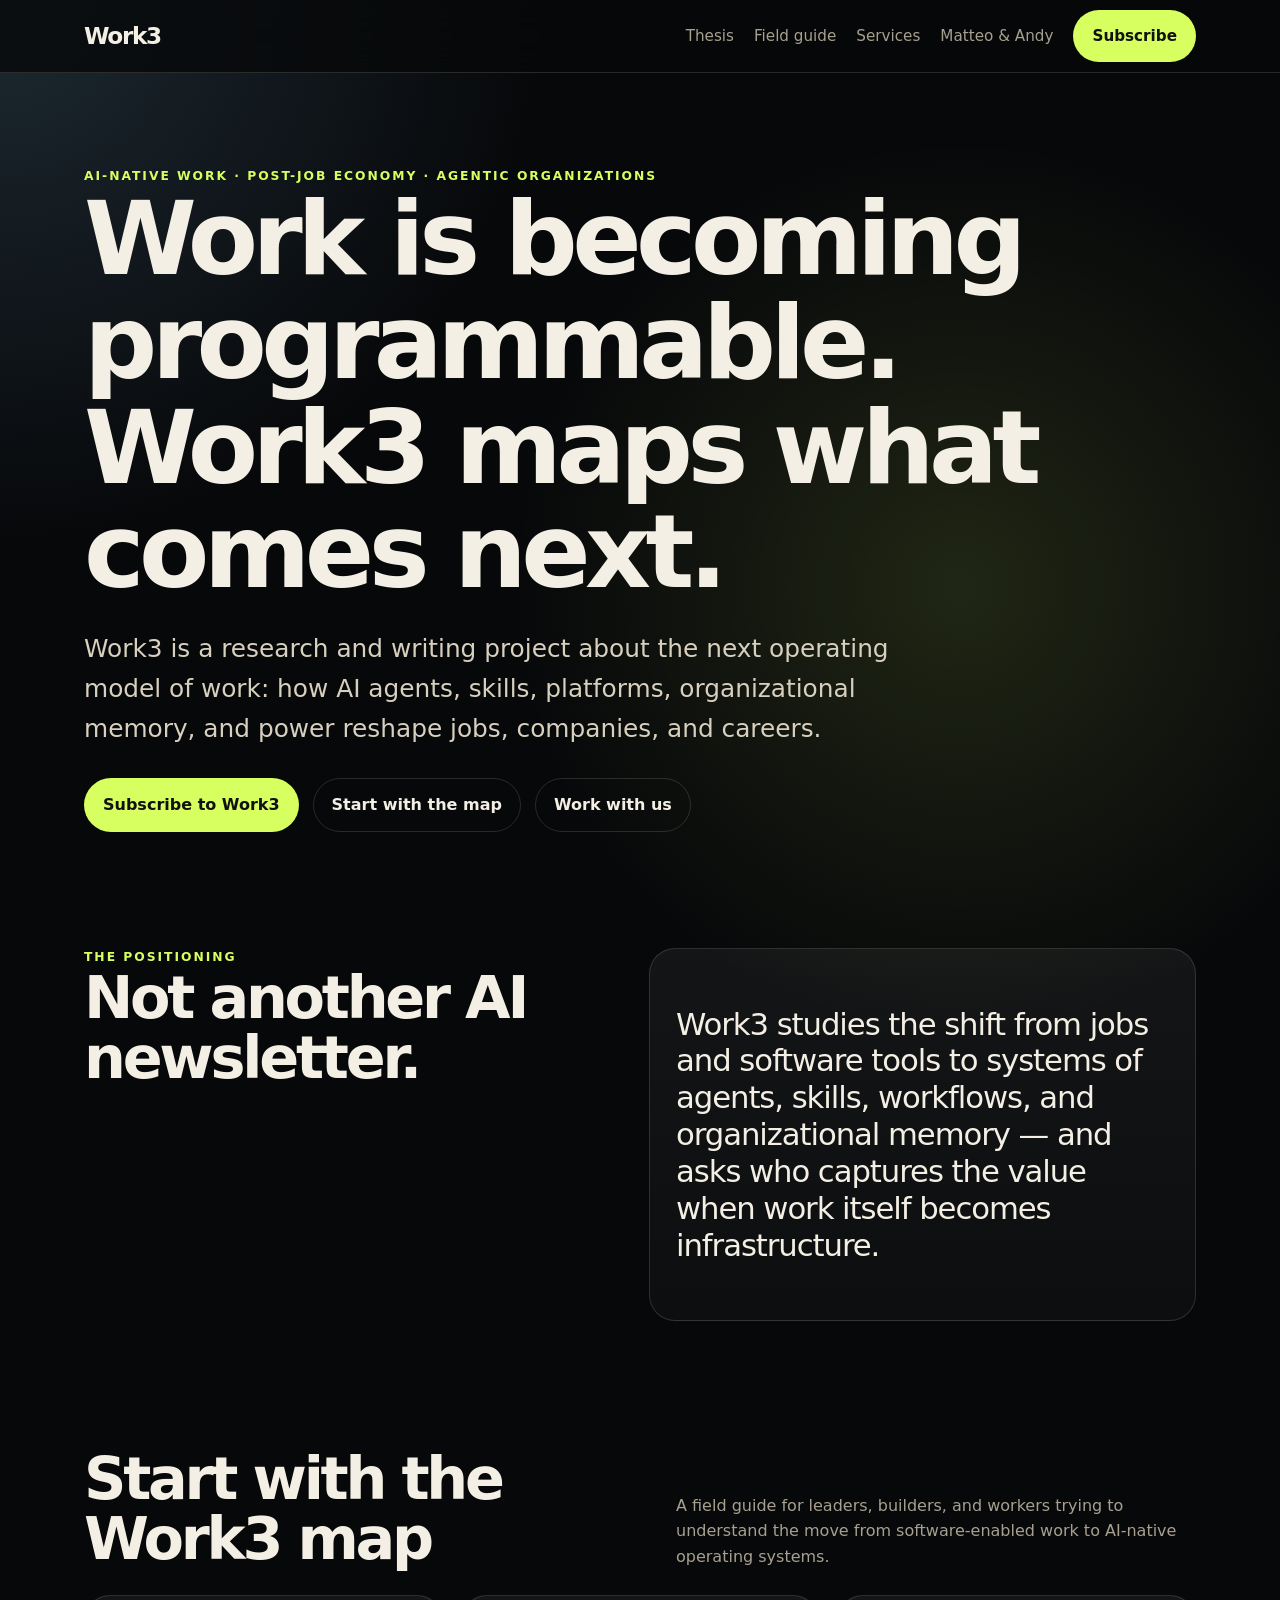
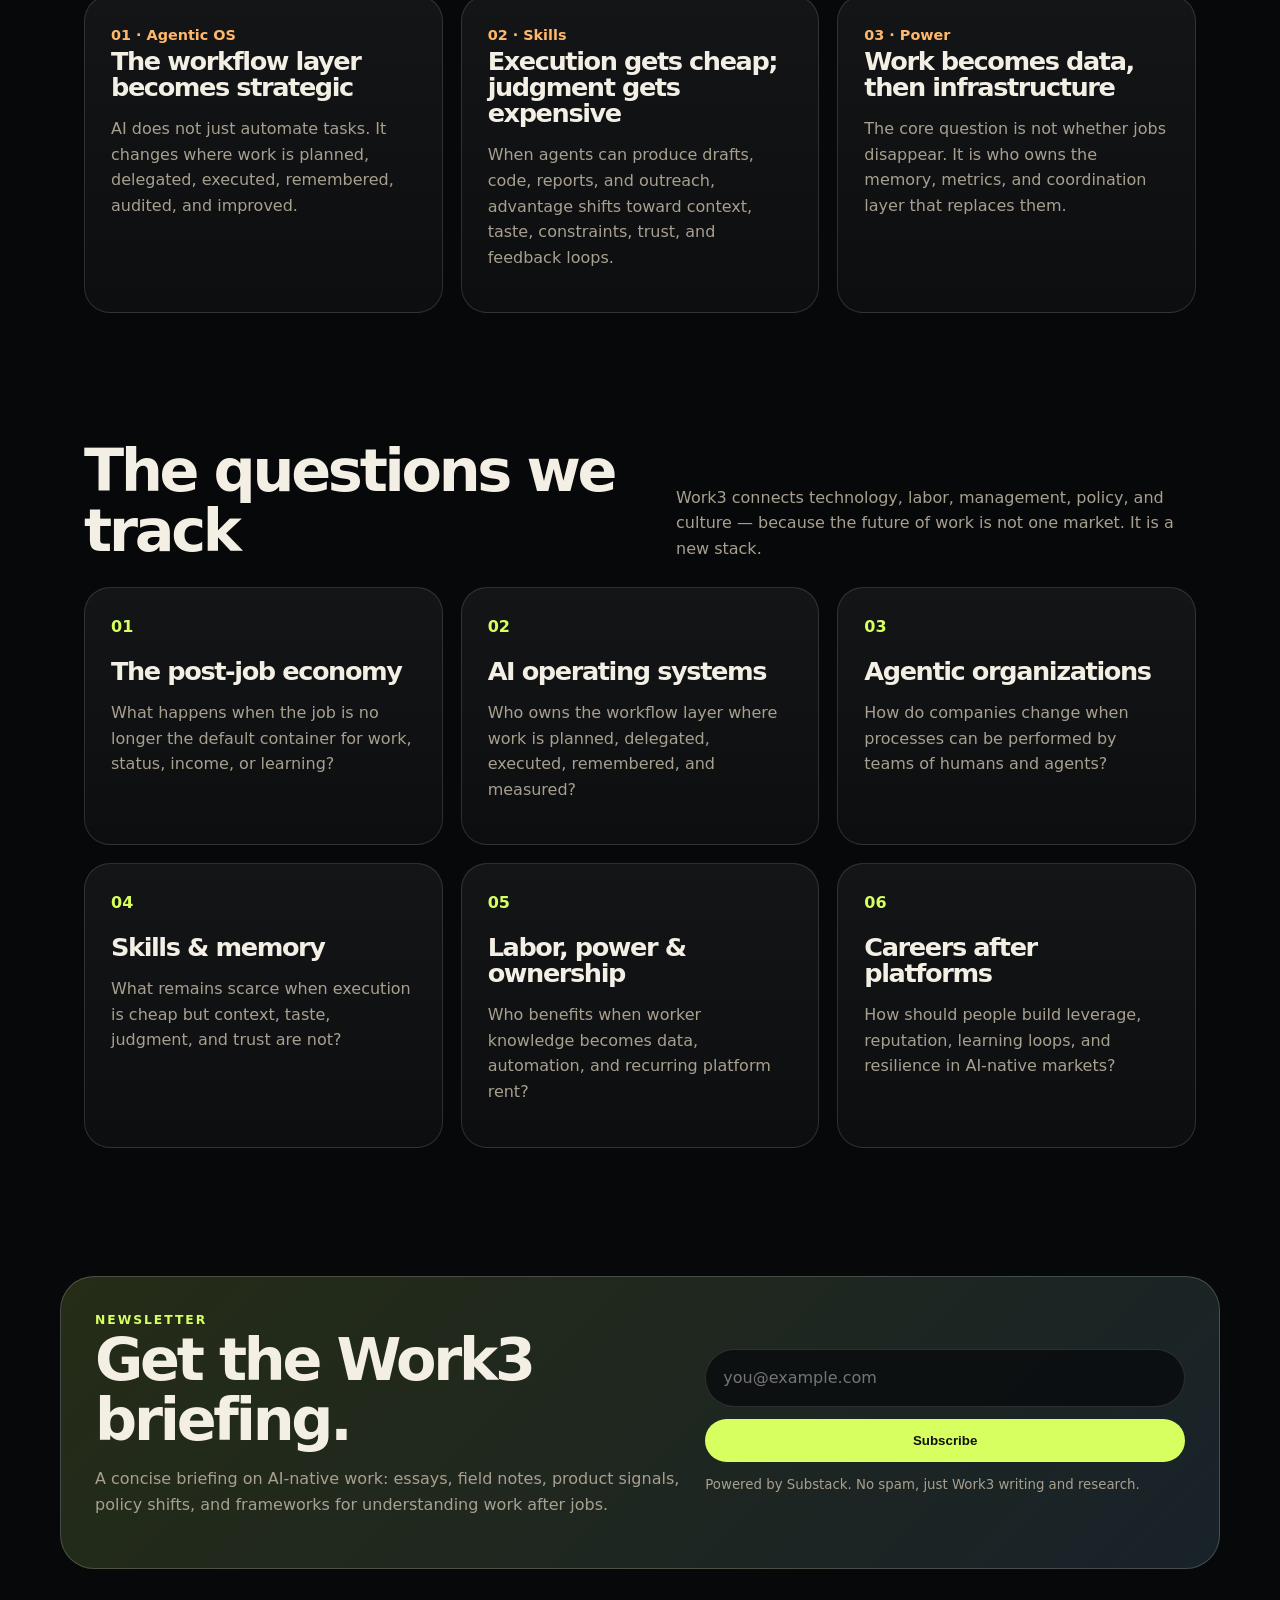
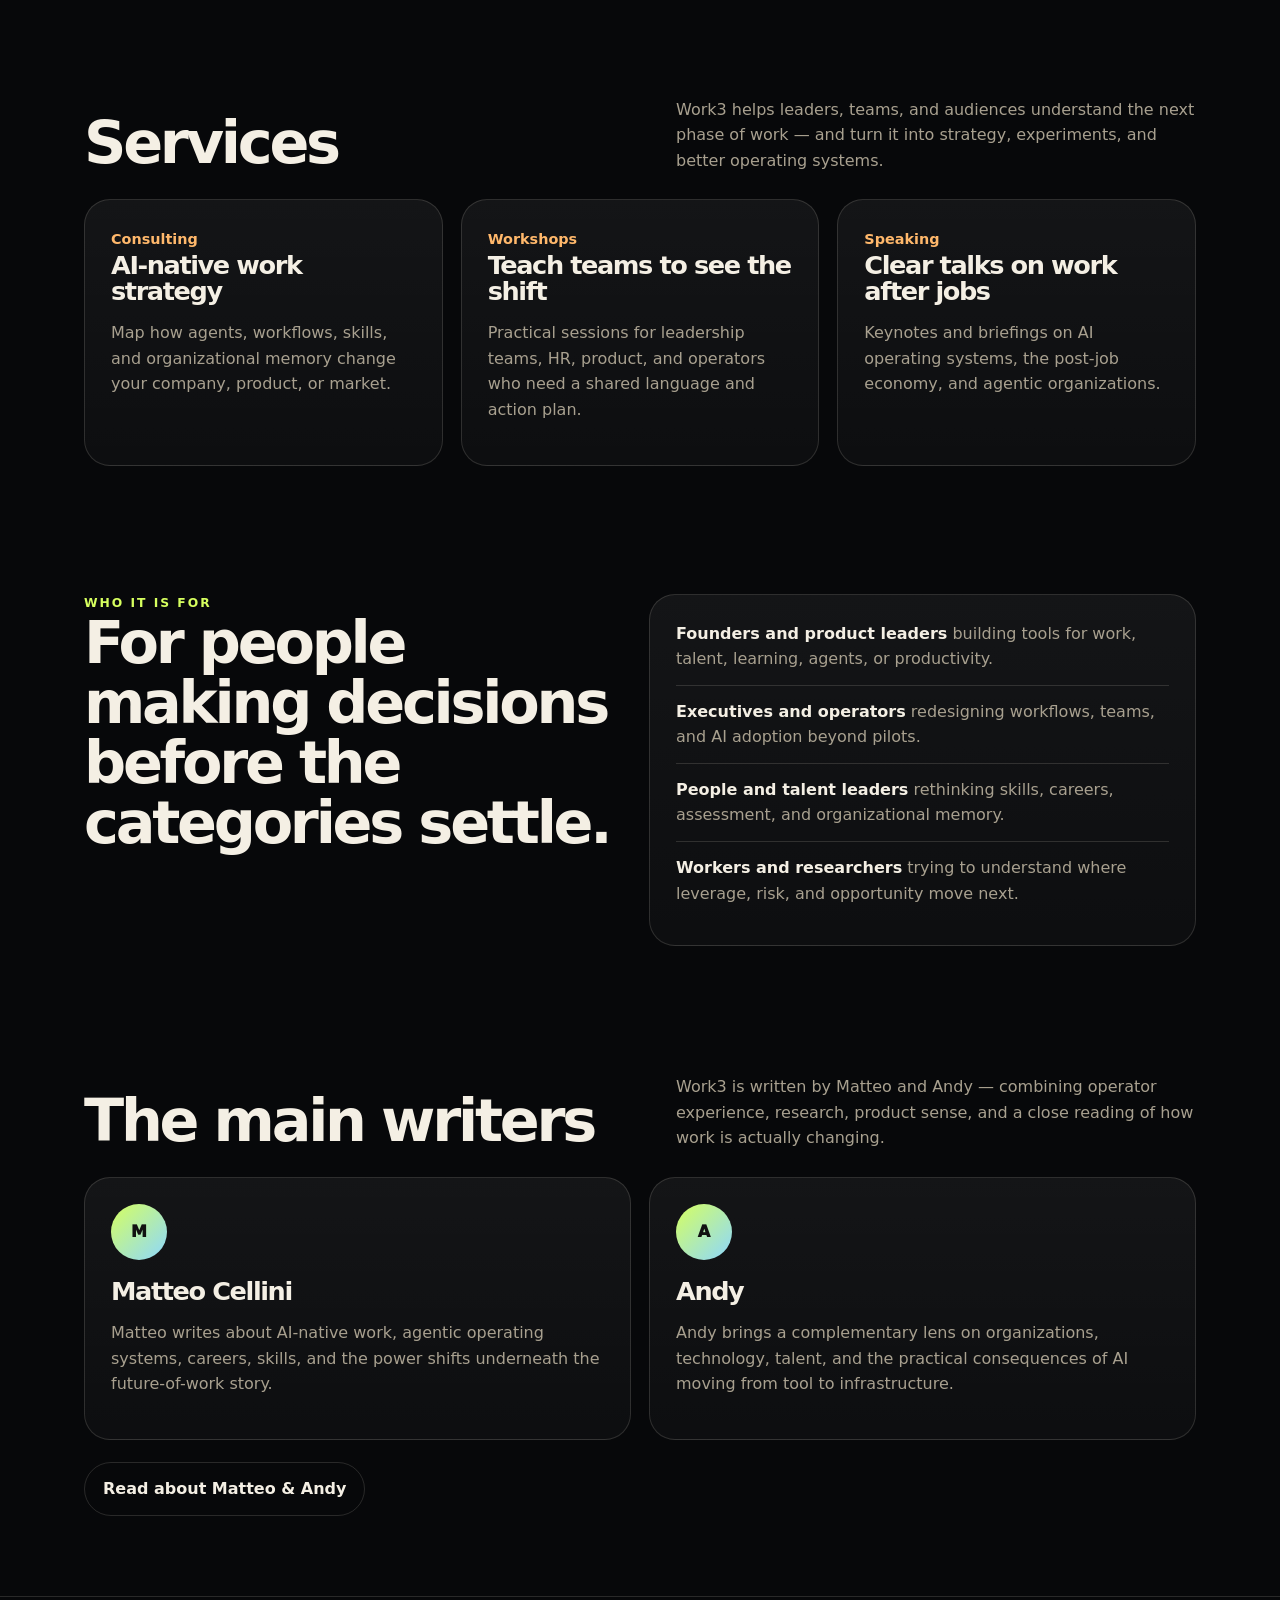
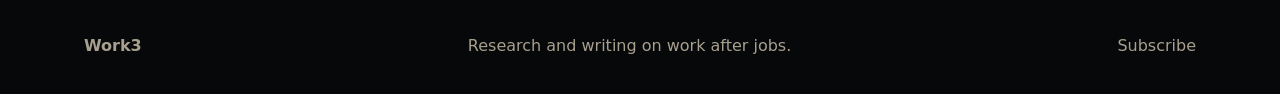
<file: index.html>
<!doctype html>
<html lang="en">
<head>
  <meta charset="utf-8">
  <meta name="viewport" content="width=device-width, initial-scale=1">
  <title>Work3 — Work after jobs</title>
  <meta name="description" content="Work3 is a research and writing project about AI-native work: agents, skills, organizations, labor, and power after the job.">
  <link rel="canonical" href="https://work3.ai/">
  <meta property="og:title" content="Work3 — Work after jobs">
  <meta property="og:description" content="Research, essays, and briefings on AI-native work, agentic organizations, skills, labor, and power after the job.">
  <meta property="og:type" content="website">
  <meta property="og:url" content="https://work3.ai/">
  <meta name="twitter:card" content="summary_large_image">
  <link rel="stylesheet" href="styles.css">
</head>
<body>
  <nav class="nav">
    <div class="nav-inner">
      <a class="logo" href="/">Work3</a>
      <div class="nav-links">
        <a href="/#thesis">Thesis</a>
        <a href="/#field-guide">Field guide</a>
        <a href="/#services">Services</a>
        <a href="/about.html">Matteo & Andy</a>
        <a href="https://wrk3.substack.com" class="button">Subscribe</a>
      </div>
    </div>
  </nav>

  <main>
    <section class="hero">
      <div class="wrap">
        <div class="eyebrow">AI-native work · post-job economy · agentic organizations</div>
        <h1>Work is becoming programmable. Work3 maps what comes next.</h1>
        <p class="lede">Work3 is a research and writing project about the next operating model of work: how AI agents, skills, platforms, organizational memory, and power reshape jobs, companies, and careers.</p>
        <div class="hero-actions">
          <a class="button" href="https://wrk3.substack.com">Subscribe to Work3</a>
          <a class="button secondary" href="#field-guide">Start with the map</a>
          <a class="button secondary" href="#services">Work with us</a>
        </div>
      </div>
    </section>

    <section class="section" id="thesis">
      <div class="wrap grid two">
        <div>
          <div class="eyebrow">The positioning</div>
          <h2>Not another AI newsletter.</h2>
        </div>
        <div class="card">
          <p class="thesis">Work3 studies the shift from jobs and software tools to systems of agents, skills, workflows, and organizational memory — and asks who captures the value when work itself becomes infrastructure.</p>
        </div>
      </div>
    </section>

    <section class="section" id="field-guide">
      <div class="wrap">
        <div class="section-head">
          <h2>Start with the Work3 map</h2>
          <p>A field guide for leaders, builders, and workers trying to understand the move from software-enabled work to AI-native operating systems.</p>
        </div>
        <div class="grid three">
          <article class="card"><span class="kicker">01 · Agentic OS</span><h3>The workflow layer becomes strategic</h3><p>AI does not just automate tasks. It changes where work is planned, delegated, executed, remembered, audited, and improved.</p></article>
          <article class="card"><span class="kicker">02 · Skills</span><h3>Execution gets cheap; judgment gets expensive</h3><p>When agents can produce drafts, code, reports, and outreach, advantage shifts toward context, taste, constraints, trust, and feedback loops.</p></article>
          <article class="card"><span class="kicker">03 · Power</span><h3>Work becomes data, then infrastructure</h3><p>The core question is not whether jobs disappear. It is who owns the memory, metrics, and coordination layer that replaces them.</p></article>
        </div>
      </div>
    </section>

    <section class="section">
      <div class="wrap">
        <div class="section-head">
          <h2>The questions we track</h2>
          <p>Work3 connects technology, labor, management, policy, and culture — because the future of work is not one market. It is a new stack.</p>
        </div>
        <div class="grid three">
          <article class="card"><div class="number">01</div><h3>The post-job economy</h3><p>What happens when the job is no longer the default container for work, status, income, or learning?</p></article>
          <article class="card"><div class="number">02</div><h3>AI operating systems</h3><p>Who owns the workflow layer where work is planned, delegated, executed, remembered, and measured?</p></article>
          <article class="card"><div class="number">03</div><h3>Agentic organizations</h3><p>How do companies change when processes can be performed by teams of humans and agents?</p></article>
          <article class="card"><div class="number">04</div><h3>Skills & memory</h3><p>What remains scarce when execution is cheap but context, taste, judgment, and trust are not?</p></article>
          <article class="card"><div class="number">05</div><h3>Labor, power & ownership</h3><p>Who benefits when worker knowledge becomes data, automation, and recurring platform rent?</p></article>
          <article class="card"><div class="number">06</div><h3>Careers after platforms</h3><p>How should people build leverage, reputation, learning loops, and resilience in AI-native markets?</p></article>
        </div>
      </div>
    </section>

    <section class="section">
      <div class="wrap subscribe" id="subscribe">
        <div>
          <div class="eyebrow">Newsletter</div>
          <h2>Get the Work3 briefing.</h2>
          <p>A concise briefing on AI-native work: essays, field notes, product signals, policy shifts, and frameworks for understanding work after jobs.</p>
        </div>
        <form action="https://wrk3.substack.com/subscribe" method="get">
          <input type="email" name="email" placeholder="you@example.com" aria-label="Email address" required>
          <button type="submit">Subscribe</button>
          <small>Powered by Substack. No spam, just Work3 writing and research.</small>
        </form>
      </div>
    </section>

    <section class="section" id="services">
      <div class="wrap">
        <div class="section-head">
          <h2>Services</h2>
          <p>Work3 helps leaders, teams, and audiences understand the next phase of work — and turn it into strategy, experiments, and better operating systems.</p>
        </div>
        <div class="grid three">
          <a class="card" href="/services/consulting.html"><span class="kicker">Consulting</span><h3>AI-native work strategy</h3><p>Map how agents, workflows, skills, and organizational memory change your company, product, or market.</p></a>
          <a class="card" href="/services/workshops.html"><span class="kicker">Workshops</span><h3>Teach teams to see the shift</h3><p>Practical sessions for leadership teams, HR, product, and operators who need a shared language and action plan.</p></a>
          <a class="card" href="/services/speaking.html"><span class="kicker">Speaking</span><h3>Clear talks on work after jobs</h3><p>Keynotes and briefings on AI operating systems, the post-job economy, and agentic organizations.</p></a>
        </div>
      </div>
    </section>

    <section class="section audience">
      <div class="wrap grid two">
        <div>
          <div class="eyebrow">Who it is for</div>
          <h2>For people making decisions before the categories settle.</h2>
        </div>
        <div class="card">
          <ul class="clean compact">
            <li><strong>Founders and product leaders</strong> building tools for work, talent, learning, agents, or productivity.</li>
            <li><strong>Executives and operators</strong> redesigning workflows, teams, and AI adoption beyond pilots.</li>
            <li><strong>People and talent leaders</strong> rethinking skills, careers, assessment, and organizational memory.</li>
            <li><strong>Workers and researchers</strong> trying to understand where leverage, risk, and opportunity move next.</li>
          </ul>
        </div>
      </div>
    </section>

    <section class="section" id="writers">
      <div class="wrap">
        <div class="section-head">
          <h2>The main writers</h2>
          <p>Work3 is written by Matteo and Andy — combining operator experience, research, product sense, and a close reading of how work is actually changing.</p>
        </div>
        <div class="people">
          <article class="card"><div class="avatar">M</div><h3>Matteo Cellini</h3><p>Matteo writes about AI-native work, agentic operating systems, careers, skills, and the power shifts underneath the future-of-work story.</p></article>
          <article class="card"><div class="avatar">A</div><h3>Andy</h3><p>Andy brings a complementary lens on organizations, technology, talent, and the practical consequences of AI moving from tool to infrastructure.</p></article>
        </div>
        <p style="margin-top:22px"><a class="button secondary" href="/about.html">Read about Matteo & Andy</a></p>
      </div>
    </section>
  </main>

  <footer class="footer"><div class="wrap"><strong>Work3</strong><span>Research and writing on work after jobs.</span><span><a href="https://wrk3.substack.com">Subscribe</a></span></div></footer>
</body>
</html>
</file>
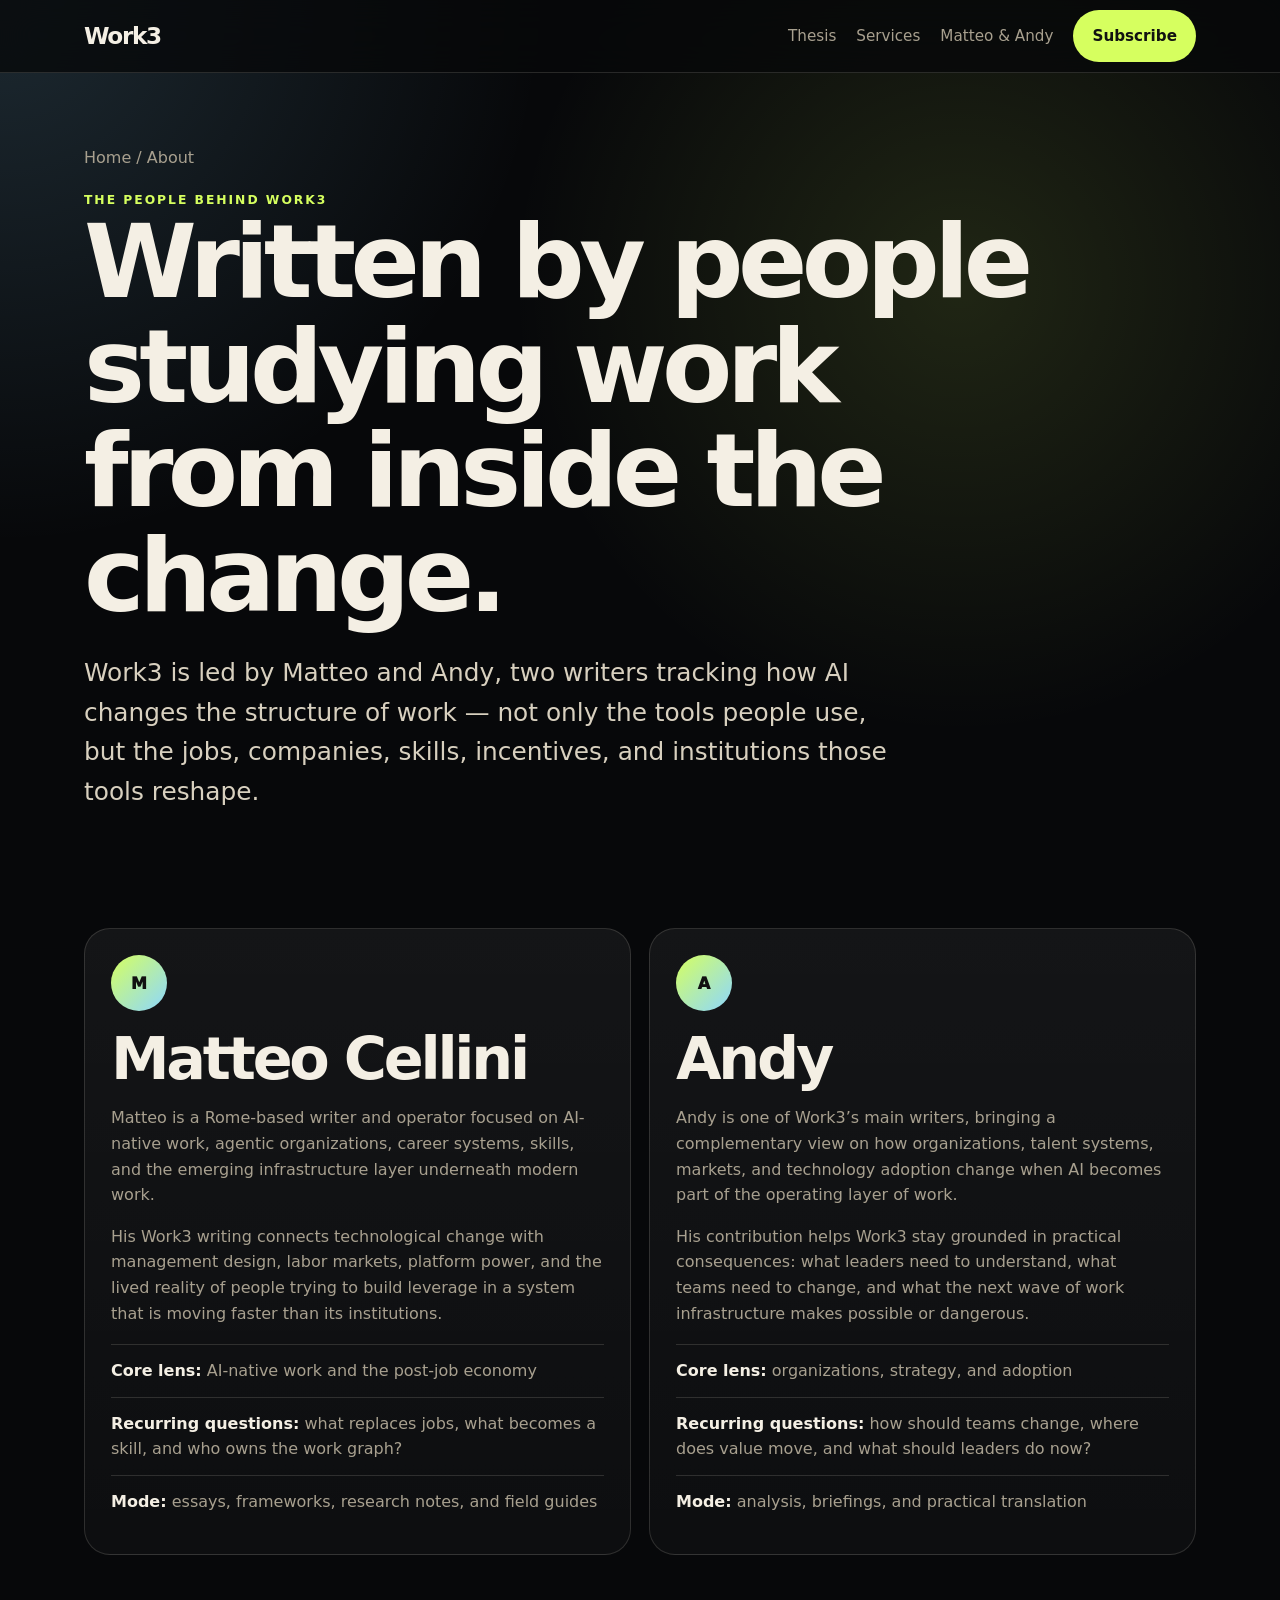
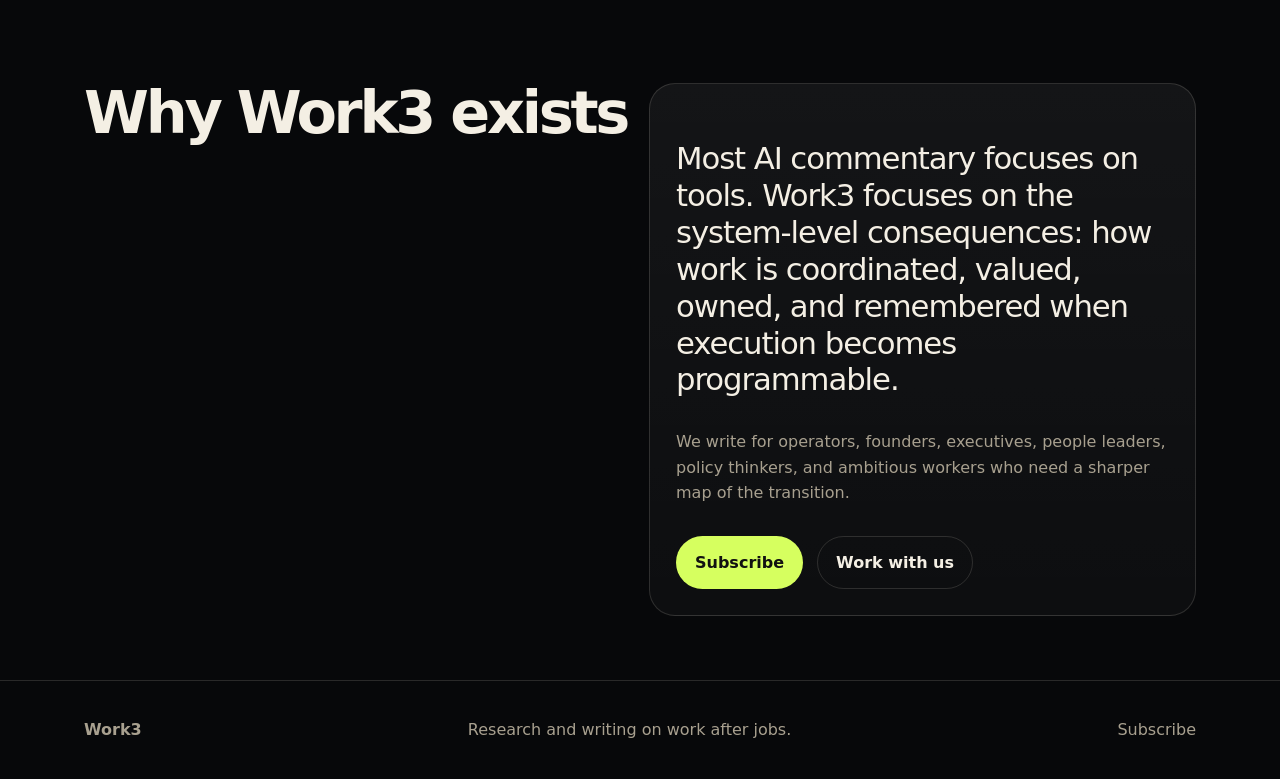
<file: about.html>
<!doctype html>
<html lang="en"><head>
  <meta charset="utf-8">
  <meta name="viewport" content="width=device-width, initial-scale=1">
  <title>About Matteo & Andy — Work3</title>
  <meta name="description" content="Meet Matteo and Andy, the main writers behind Work3.">
  <link rel="canonical" href="https://work3.ai/about.html">
  <meta property="og:title" content="About Matteo & Andy — Work3">
  <meta property="og:description" content="Meet Matteo and Andy, the main writers behind Work3.">
  <meta property="og:type" content="website">
  <meta property="og:url" content="https://work3.ai/about.html">
  <meta name="twitter:card" content="summary_large_image">
  <link rel="stylesheet" href="styles.css">
</head>
<body>
<nav class="nav"><div class="nav-inner"><a class="logo" href="/">Work3</a><div class="nav-links"><a href="/#thesis">Thesis</a><a href="/#services">Services</a><a href="/about.html">Matteo & Andy</a><a class="button" href="https://wrk3.substack.com">Subscribe</a></div></div></nav>
<main>
<section class="service-hero"><div class="wrap"><div class="breadcrumb"><a href="/">Home</a> / About</div><div class="eyebrow">The people behind Work3</div><h1>Written by people studying work from inside the change.</h1><p class="lede">Work3 is led by Matteo and Andy, two writers tracking how AI changes the structure of work — not only the tools people use, but the jobs, companies, skills, incentives, and institutions those tools reshape.</p></div></section>
<section class="section"><div class="wrap people"><article class="card"><div class="avatar">M</div><h2>Matteo Cellini</h2><p>Matteo is a Rome-based writer and operator focused on AI-native work, agentic organizations, career systems, skills, and the emerging infrastructure layer underneath modern work.</p><p>His Work3 writing connects technological change with management design, labor markets, platform power, and the lived reality of people trying to build leverage in a system that is moving faster than its institutions.</p><ul class="clean"><li><strong>Core lens:</strong> AI-native work and the post-job economy</li><li><strong>Recurring questions:</strong> what replaces jobs, what becomes a skill, and who owns the work graph?</li><li><strong>Mode:</strong> essays, frameworks, research notes, and field guides</li></ul></article><article class="card"><div class="avatar">A</div><h2>Andy</h2><p>Andy is one of Work3’s main writers, bringing a complementary view on how organizations, talent systems, markets, and technology adoption change when AI becomes part of the operating layer of work.</p><p>His contribution helps Work3 stay grounded in practical consequences: what leaders need to understand, what teams need to change, and what the next wave of work infrastructure makes possible or dangerous.</p><ul class="clean"><li><strong>Core lens:</strong> organizations, strategy, and adoption</li><li><strong>Recurring questions:</strong> how should teams change, where does value move, and what should leaders do now?</li><li><strong>Mode:</strong> analysis, briefings, and practical translation</li></ul></article></div></section>
<section class="section"><div class="wrap grid two"><div><h2>Why Work3 exists</h2></div><div class="card"><p class="thesis">Most AI commentary focuses on tools. Work3 focuses on the system-level consequences: how work is coordinated, valued, owned, and remembered when execution becomes programmable.</p><p>We write for operators, founders, executives, people leaders, policy thinkers, and ambitious workers who need a sharper map of the transition.</p><div class="hero-actions"><a class="button" href="https://wrk3.substack.com">Subscribe</a><a class="button secondary" href="/#services">Work with us</a></div></div></div></section>
</main><footer class="footer"><div class="wrap"><strong>Work3</strong><span>Research and writing on work after jobs.</span><span><a href="https://wrk3.substack.com">Subscribe</a></span></div></footer>
</body></html>
</file>
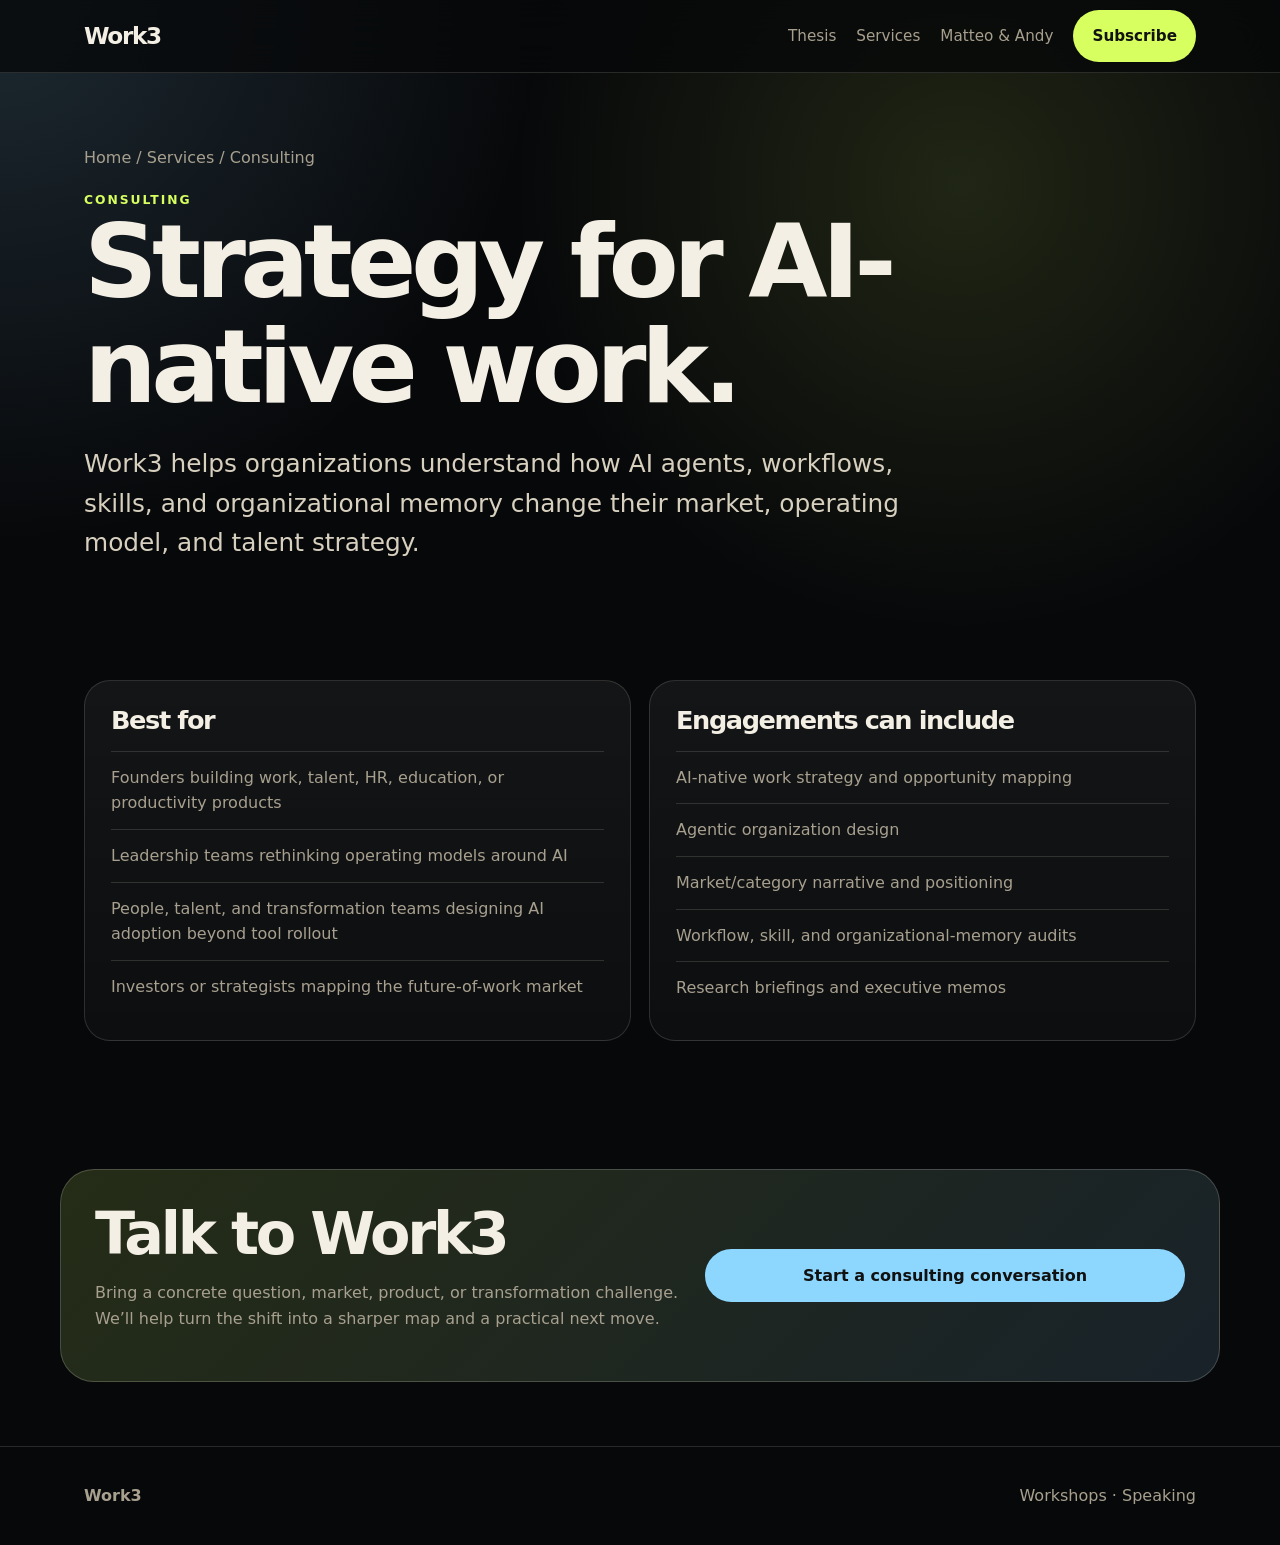
<file: services/consulting.html>
<!doctype html>
<html lang="en"><head>
  <meta charset="utf-8">
  <meta name="viewport" content="width=device-width, initial-scale=1">
  <title>Consulting — Work3</title>
  <meta name="description" content="Work3 consulting for AI-native work strategy, agentic organization design, and future-of-work positioning.">
  <link rel="canonical" href="https://work3.ai/services/consulting.html">
  <meta property="og:title" content="Consulting — Work3">
  <meta property="og:description" content="Work3 consulting for AI-native work strategy, agentic organization design, and future-of-work positioning.">
  <meta property="og:type" content="website">
  <meta property="og:url" content="https://work3.ai/services/consulting.html">
  <meta name="twitter:card" content="summary_large_image">
  <link rel="stylesheet" href="../styles.css">
</head>
<body><nav class="nav"><div class="nav-inner"><a class="logo" href="/">Work3</a><div class="nav-links"><a href="/#thesis">Thesis</a><a href="/#services">Services</a><a href="/about.html">Matteo & Andy</a><a class="button" href="https://wrk3.substack.com">Subscribe</a></div></div></nav>
<main><section class="service-hero"><div class="wrap"><div class="breadcrumb"><a href="/">Home</a> / Services / Consulting</div><div class="eyebrow">Consulting</div><h1>Strategy for AI-native work.</h1><p class="lede">Work3 helps organizations understand how AI agents, workflows, skills, and organizational memory change their market, operating model, and talent strategy.</p></div></section>
<section class="section"><div class="wrap grid two"><div class="card"><h3>Best for</h3><ul class="clean"><li>Founders building work, talent, HR, education, or productivity products</li><li>Leadership teams rethinking operating models around AI</li><li>People, talent, and transformation teams designing AI adoption beyond tool rollout</li><li>Investors or strategists mapping the future-of-work market</li></ul></div><div class="card"><h3>Engagements can include</h3><ul class="clean"><li>AI-native work strategy and opportunity mapping</li><li>Agentic organization design</li><li>Market/category narrative and positioning</li><li>Workflow, skill, and organizational-memory audits</li><li>Research briefings and executive memos</li></ul></div></div></section>
<section class="section"><div class="wrap subscribe"><div><h2>Talk to Work3</h2><p>Bring a concrete question, market, product, or transformation challenge. We’ll help turn the shift into a sharper map and a practical next move.</p></div><a class="button blue" href="mailto:hello@work3.co?subject=Work3 consulting inquiry">Start a consulting conversation</a></div></section></main><footer class="footer"><div class="wrap"><strong>Work3</strong><span><a href="workshops.html">Workshops</a> · <a href="speaking.html">Speaking</a></span></div></footer></body></html>
</file>
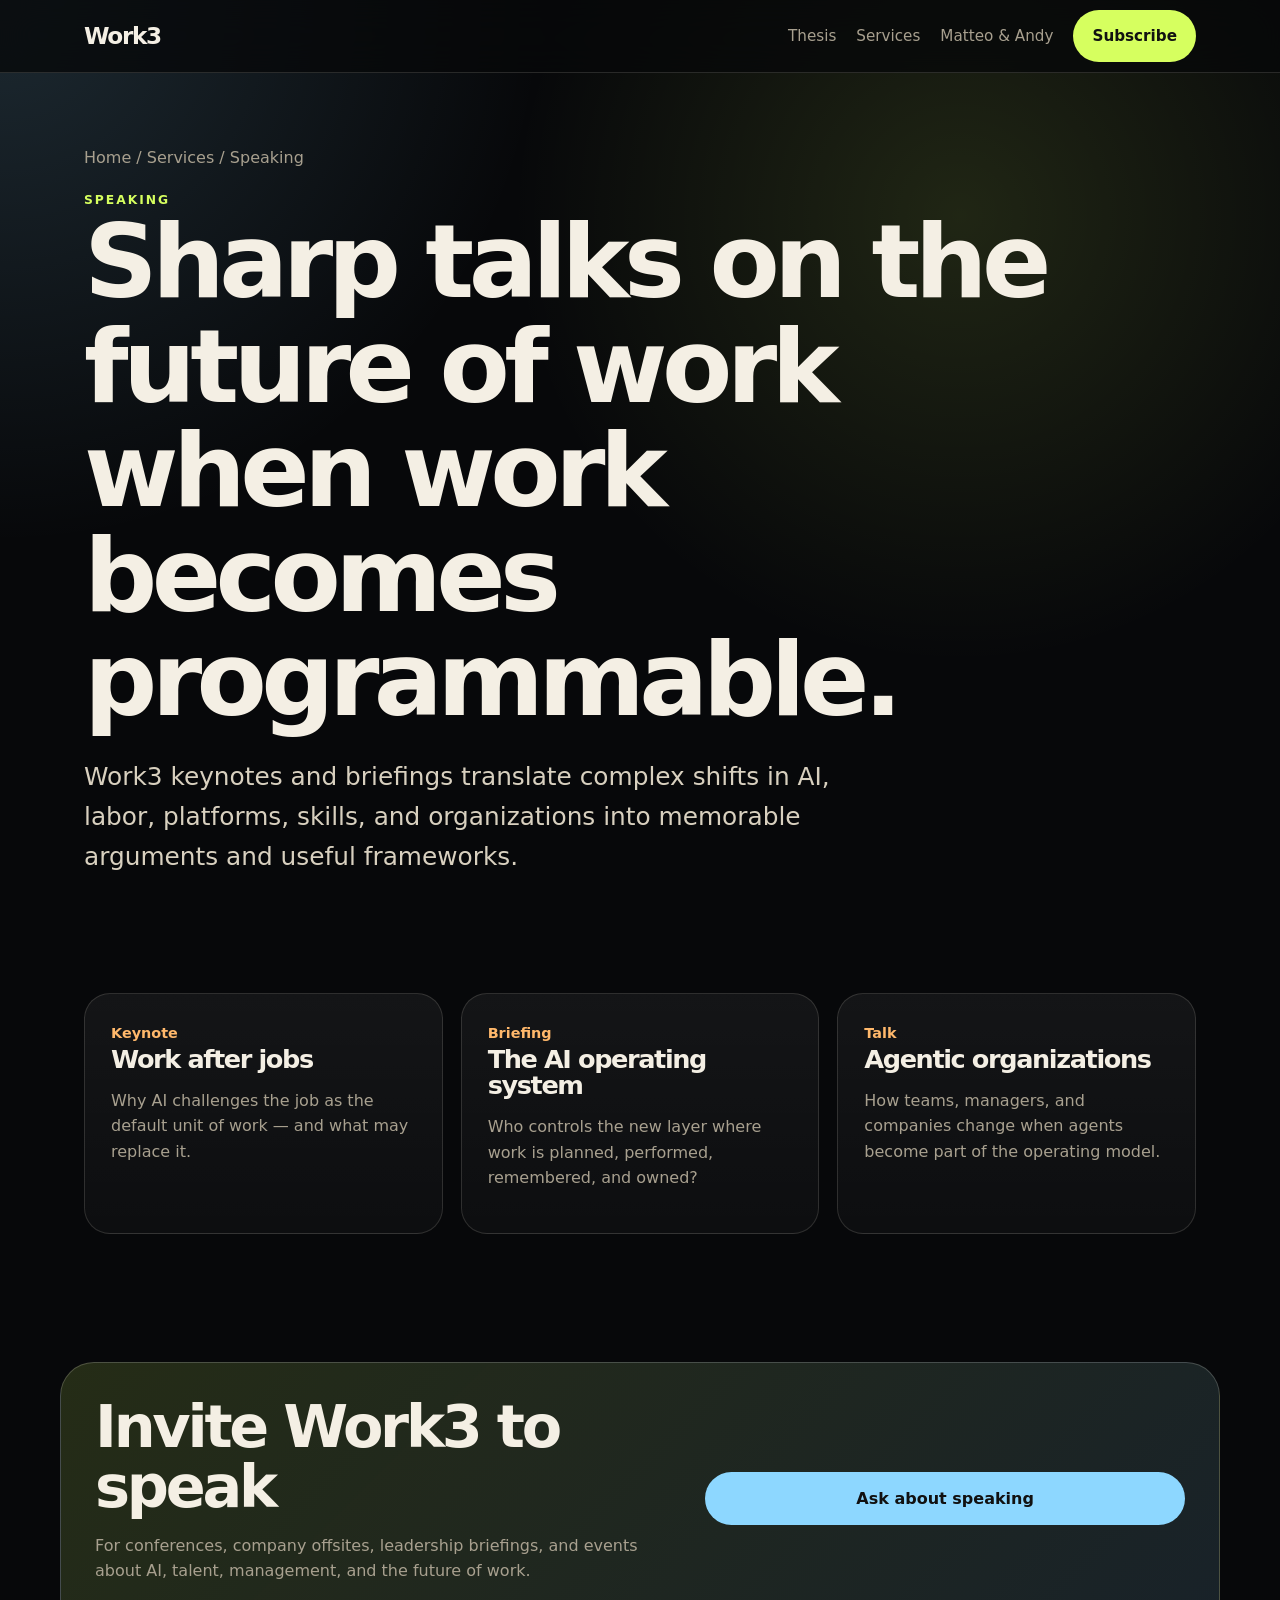
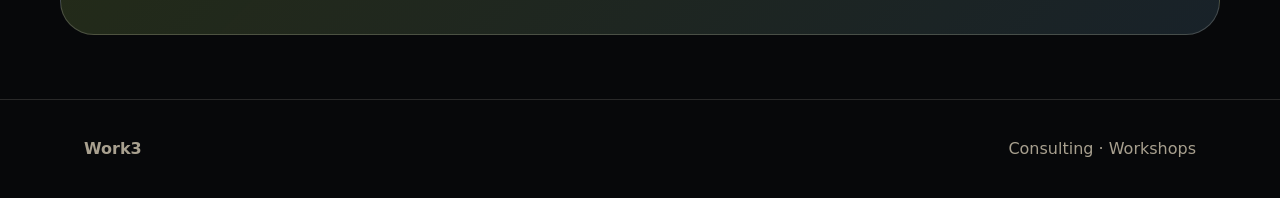
<file: services/speaking.html>
<!doctype html>
<html lang="en"><head>
  <meta charset="utf-8">
  <meta name="viewport" content="width=device-width, initial-scale=1">
  <title>Speaking — Work3</title>
  <meta name="description" content="Keynotes and briefings on AI-native work, agentic organizations, the post-job economy, and work after jobs.">
  <link rel="canonical" href="https://work3.ai/services/speaking.html">
  <meta property="og:title" content="Speaking — Work3">
  <meta property="og:description" content="Keynotes and briefings on AI-native work, agentic organizations, the post-job economy, and work after jobs.">
  <meta property="og:type" content="website">
  <meta property="og:url" content="https://work3.ai/services/speaking.html">
  <meta name="twitter:card" content="summary_large_image">
  <link rel="stylesheet" href="../styles.css">
</head>
<body><nav class="nav"><div class="nav-inner"><a class="logo" href="/">Work3</a><div class="nav-links"><a href="/#thesis">Thesis</a><a href="/#services">Services</a><a href="/about.html">Matteo & Andy</a><a class="button" href="https://wrk3.substack.com">Subscribe</a></div></div></nav>
<main><section class="service-hero"><div class="wrap"><div class="breadcrumb"><a href="/">Home</a> / Services / Speaking</div><div class="eyebrow">Speaking</div><h1>Sharp talks on the future of work when work becomes programmable.</h1><p class="lede">Work3 keynotes and briefings translate complex shifts in AI, labor, platforms, skills, and organizations into memorable arguments and useful frameworks.</p></div></section>
<section class="section"><div class="wrap grid three"><article class="card"><span class="kicker">Keynote</span><h3>Work after jobs</h3><p>Why AI challenges the job as the default unit of work — and what may replace it.</p></article><article class="card"><span class="kicker">Briefing</span><h3>The AI operating system</h3><p>Who controls the new layer where work is planned, performed, remembered, and owned?</p></article><article class="card"><span class="kicker">Talk</span><h3>Agentic organizations</h3><p>How teams, managers, and companies change when agents become part of the operating model.</p></article></div></section>
<section class="section"><div class="wrap subscribe"><div><h2>Invite Work3 to speak</h2><p>For conferences, company offsites, leadership briefings, and events about AI, talent, management, and the future of work.</p></div><a class="button blue" href="mailto:hello@work3.co?subject=Work3 speaking inquiry">Ask about speaking</a></div></section></main><footer class="footer"><div class="wrap"><strong>Work3</strong><span><a href="consulting.html">Consulting</a> · <a href="workshops.html">Workshops</a></span></div></footer></body></html>
</file>
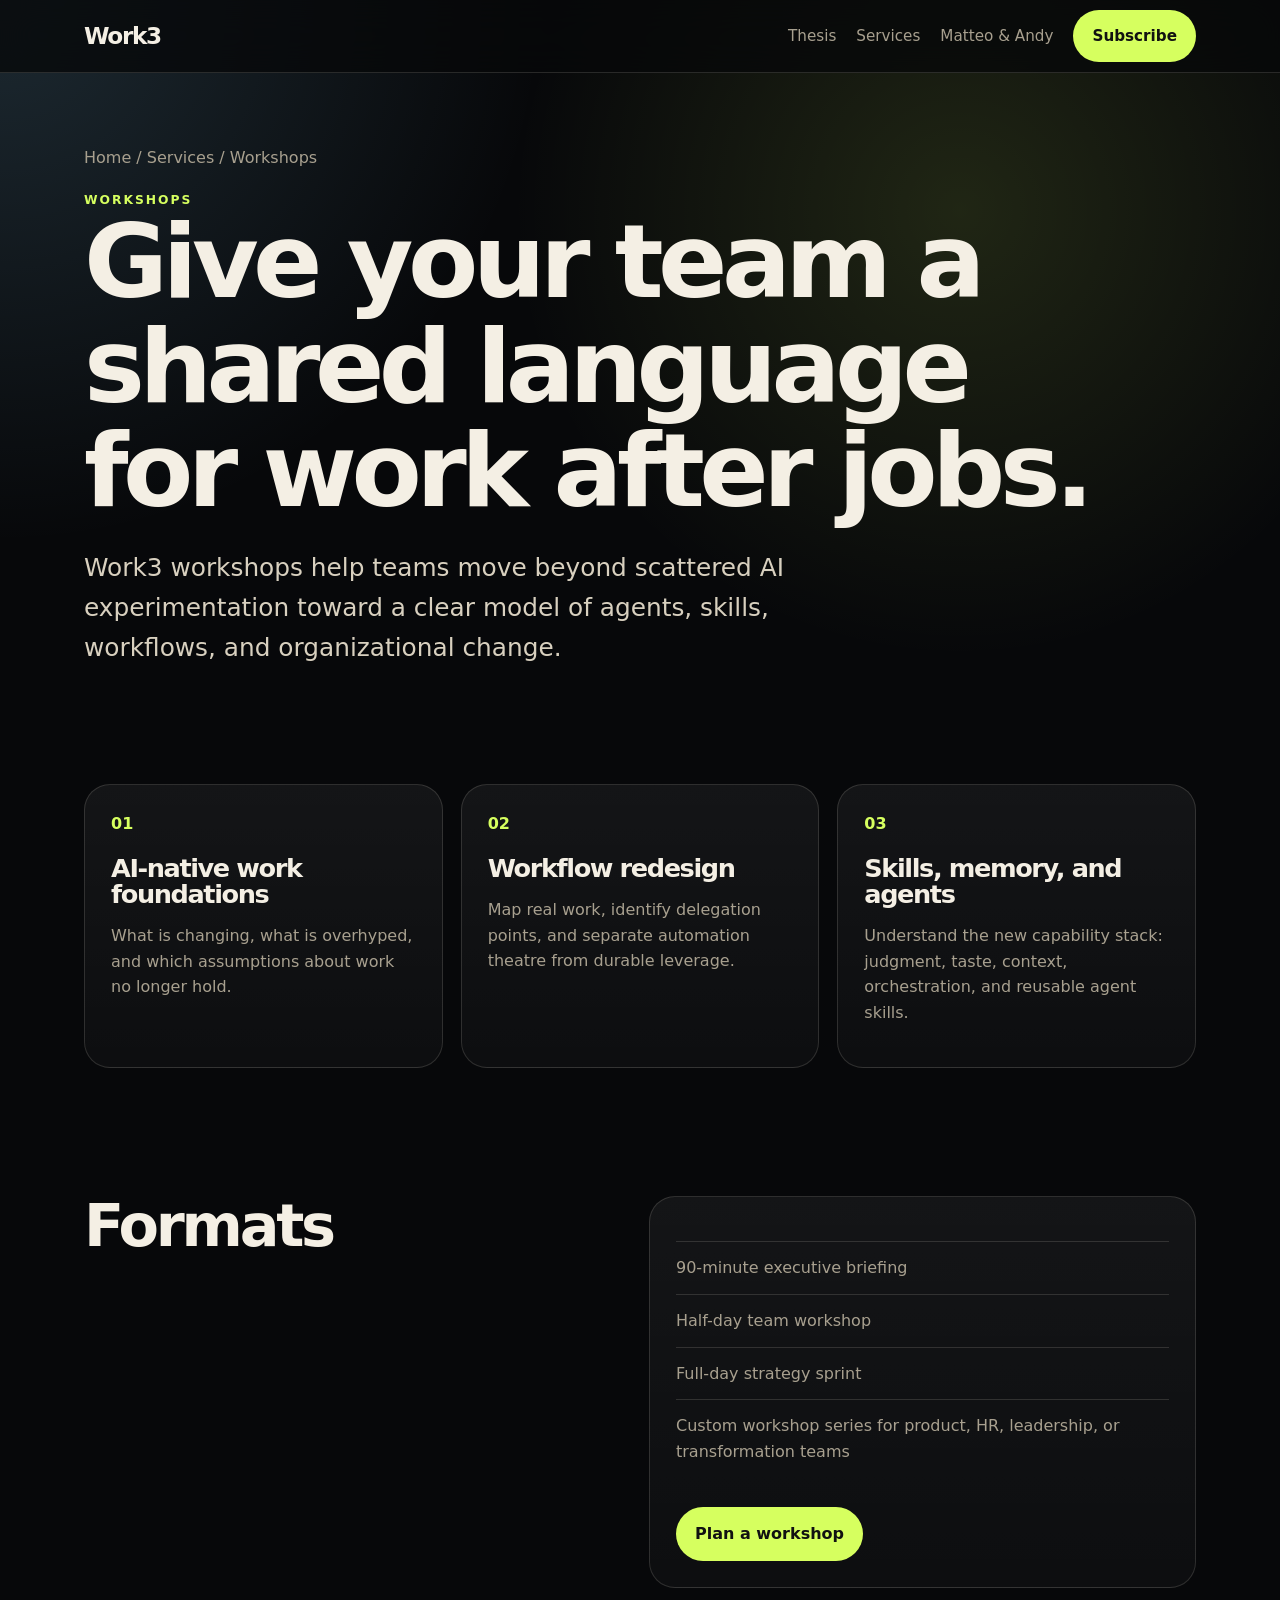
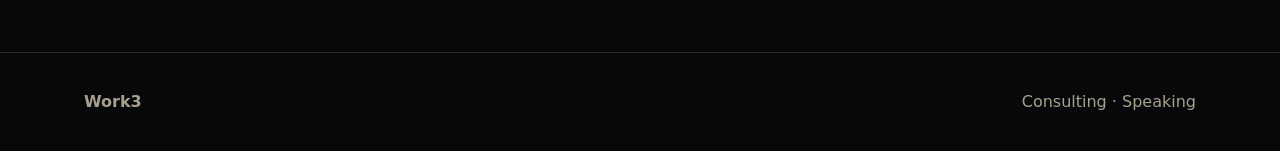
<file: services/workshops.html>
<!doctype html>
<html lang="en"><head>
  <meta charset="utf-8">
  <meta name="viewport" content="width=device-width, initial-scale=1">
  <title>Workshops — Work3</title>
  <meta name="description" content="Work3 workshops for leadership teams learning AI-native work, agents, workflows, and organizational memory.">
  <link rel="canonical" href="https://work3.ai/services/workshops.html">
  <meta property="og:title" content="Workshops — Work3">
  <meta property="og:description" content="Work3 workshops for leadership teams learning AI-native work, agents, workflows, and organizational memory.">
  <meta property="og:type" content="website">
  <meta property="og:url" content="https://work3.ai/services/workshops.html">
  <meta name="twitter:card" content="summary_large_image">
  <link rel="stylesheet" href="../styles.css">
</head>
<body><nav class="nav"><div class="nav-inner"><a class="logo" href="/">Work3</a><div class="nav-links"><a href="/#thesis">Thesis</a><a href="/#services">Services</a><a href="/about.html">Matteo & Andy</a><a class="button" href="https://wrk3.substack.com">Subscribe</a></div></div></nav>
<main><section class="service-hero"><div class="wrap"><div class="breadcrumb"><a href="/">Home</a> / Services / Workshops</div><div class="eyebrow">Workshops</div><h1>Give your team a shared language for work after jobs.</h1><p class="lede">Work3 workshops help teams move beyond scattered AI experimentation toward a clear model of agents, skills, workflows, and organizational change.</p></div></section>
<section class="section"><div class="wrap grid three"><article class="card"><div class="number">01</div><h3>AI-native work foundations</h3><p>What is changing, what is overhyped, and which assumptions about work no longer hold.</p></article><article class="card"><div class="number">02</div><h3>Workflow redesign</h3><p>Map real work, identify delegation points, and separate automation theatre from durable leverage.</p></article><article class="card"><div class="number">03</div><h3>Skills, memory, and agents</h3><p>Understand the new capability stack: judgment, taste, context, orchestration, and reusable agent skills.</p></article></div></section>
<section class="section"><div class="wrap grid two"><div><h2>Formats</h2></div><div class="card"><ul class="clean"><li>90-minute executive briefing</li><li>Half-day team workshop</li><li>Full-day strategy sprint</li><li>Custom workshop series for product, HR, leadership, or transformation teams</li></ul><div class="hero-actions"><a class="button" href="mailto:hello@work3.co?subject=Work3 workshop inquiry">Plan a workshop</a></div></div></div></section></main><footer class="footer"><div class="wrap"><strong>Work3</strong><span><a href="consulting.html">Consulting</a> · <a href="speaking.html">Speaking</a></span></div></footer></body></html>
</file>
<file: styles.css>
/* Work3 static website MVP */
:root {
  color-scheme: dark;
  --bg: #07080a;
  --panel: #101319;
  --panel-2: #161a22;
  --ink: #f4efe4;
  --muted: #a8a08f;
  --line: rgba(244, 239, 228, 0.14);
  --accent: #d6ff5f;
  --accent-2: #8dd7ff;
  --warm: #ffb86b;
  --max: 1160px;
  font-family: Inter, ui-sans-serif, system-ui, -apple-system, BlinkMacSystemFont, "Segoe UI", sans-serif;
}
* { box-sizing: border-box; }
html { scroll-behavior: smooth; }
body {
  margin: 0;
  background:
    radial-gradient(circle at top left, rgba(141, 215, 255, 0.16), transparent 34rem),
    radial-gradient(circle at 75% 12%, rgba(214, 255, 95, 0.12), transparent 28rem),
    var(--bg);
  color: var(--ink);
  line-height: 1.6;
}
a { color: inherit; text-decoration: none; }
a:focus-visible, button:focus-visible, input:focus-visible { outline: 3px solid var(--accent-2); outline-offset: 4px; }
p { color: var(--muted); }
.nav {
  position: sticky;
  top: 0;
  z-index: 10;
  backdrop-filter: blur(18px);
  background: rgba(7, 8, 10, 0.78);
  border-bottom: 1px solid var(--line);
}
.nav-inner, .wrap { max-width: var(--max); margin: 0 auto; padding: 0 24px; }
.nav-inner { min-height: 72px; display: flex; align-items: center; justify-content: space-between; gap: 24px; }
.logo { font-weight: 850; letter-spacing: -0.06em; font-size: 1.45rem; }
.nav-links { display: flex; gap: 20px; align-items: center; color: var(--muted); font-size: 0.95rem; }
.nav-links a:hover { color: var(--ink); }
.button, button {
  display: inline-flex; align-items: center; justify-content: center; gap: 8px;
  border: 1px solid rgba(214, 255, 95, 0.35);
  background: var(--accent); color: #111;
  font-weight: 800; border-radius: 999px; padding: 13px 18px;
  box-shadow: 0 0 0 0 rgba(214, 255, 95, .2);
  transition: transform .16s ease, box-shadow .16s ease;
  cursor: pointer;
}
.button:hover, button:hover { transform: translateY(-1px); box-shadow: 0 12px 34px rgba(214, 255, 95, .16); }
.button.secondary { background: transparent; color: var(--ink); border-color: var(--line); }
.button.blue { background: var(--accent-2); border-color: rgba(141, 215, 255, .5); }
.hero { padding: 94px 0 52px; }
.eyebrow { color: var(--accent); text-transform: uppercase; letter-spacing: .16em; font-size: .77rem; font-weight: 900; }
h1, h2, h3 { line-height: 1.02; letter-spacing: -0.055em; margin: 0; }
h1 { max-width: 1010px; font-size: clamp(3.2rem, 8vw, 7.8rem); }
h2 { font-size: clamp(2rem, 4.6vw, 4.8rem); }
h3 { font-size: clamp(1.35rem, 2vw, 2rem); }
.lede { max-width: 820px; font-size: clamp(1.18rem, 2vw, 1.55rem); color: #d8d0bf; }
.hero-actions { display: flex; flex-wrap: wrap; gap: 14px; margin-top: 30px; }
.grid { display: grid; gap: 18px; }
.grid.two { grid-template-columns: repeat(2, minmax(0, 1fr)); }
.grid.three { grid-template-columns: repeat(3, minmax(0, 1fr)); }
.card {
  background: linear-gradient(180deg, rgba(255,255,255,.055), rgba(255,255,255,.026));
  border: 1px solid var(--line);
  border-radius: 26px;
  padding: 26px;
}
a.card { transition: border-color .16s ease, transform .16s ease, background .16s ease; }
a.card:hover { border-color: rgba(214, 255, 95, .38); transform: translateY(-2px); background: linear-gradient(180deg, rgba(255,255,255,.075), rgba(255,255,255,.036)); }
.card strong { color: var(--ink); }
.kicker { color: var(--warm); font-weight: 850; font-size: .9rem; }
.section { padding: 64px 0; }
.section-head { display: flex; align-items: end; justify-content: space-between; gap: 24px; margin-bottom: 26px; }
.section-head p { max-width: 520px; margin: 0; }
.thesis { font-size: clamp(1.45rem, 2.4vw, 2.3rem); color: var(--ink); line-height: 1.2; letter-spacing: -0.035em; }
.number { color: var(--accent); font-weight: 900; margin-bottom: 18px; }
ul.clean { list-style: none; padding: 0; margin: 18px 0 0; }
ul.clean li { border-top: 1px solid var(--line); padding: 13px 0; color: var(--muted); }
ul.clean.compact { margin-top: 0; }
ul.clean.compact li:first-child { border-top: 0; padding-top: 0; }
.subscribe {
  display: grid; grid-template-columns: 1.1fr .9fr; gap: 24px; align-items: center;
  background: linear-gradient(135deg, rgba(214,255,95,.15), rgba(141,215,255,.13));
  border: 1px solid rgba(244,239,228,.2); border-radius: 34px; padding: 34px;
}
form { display: grid; gap: 12px; }
input { width: 100%; border-radius: 999px; border: 1px solid var(--line); background: rgba(7,8,10,.7); color: var(--ink); padding: 15px 17px; font: inherit; }
small { color: var(--muted); }
.people { display: grid; grid-template-columns: repeat(2, minmax(0, 1fr)); gap: 18px; }
.avatar { width: 56px; height: 56px; border-radius: 50%; background: linear-gradient(135deg, var(--accent), var(--accent-2)); color: #111; display:flex; align-items:center; justify-content:center; font-weight: 950; margin-bottom: 18px; }
.footer { border-top: 1px solid var(--line); padding: 36px 0; color: var(--muted); }
.footer .wrap { display:flex; justify-content:space-between; gap:20px; flex-wrap:wrap; }
.breadcrumb { color: var(--muted); margin-bottom: 20px; }
.service-hero { padding: 72px 0 28px; }
.page-list a { display:block; padding:18px 0; border-top:1px solid var(--line); color:var(--ink); font-weight:800; }
.note { border-left: 3px solid var(--accent); padding-left: 18px; }
@media (prefers-reduced-motion: reduce) {
  *, *::before, *::after { scroll-behavior: auto !important; transition: none !important; }
}
@media (max-width: 820px) {
  .nav-inner { align-items: flex-start; padding-top: 18px; padding-bottom: 18px; flex-direction: column; }
  .nav-links { flex-wrap: wrap; gap: 12px; }
  .grid.two, .grid.three, .subscribe, .people { grid-template-columns: 1fr; }
  .section-head { display: block; }
  .hero { padding-top: 58px; }
  h1 { font-size: clamp(3rem, 15vw, 5.4rem); }
}
</file>
